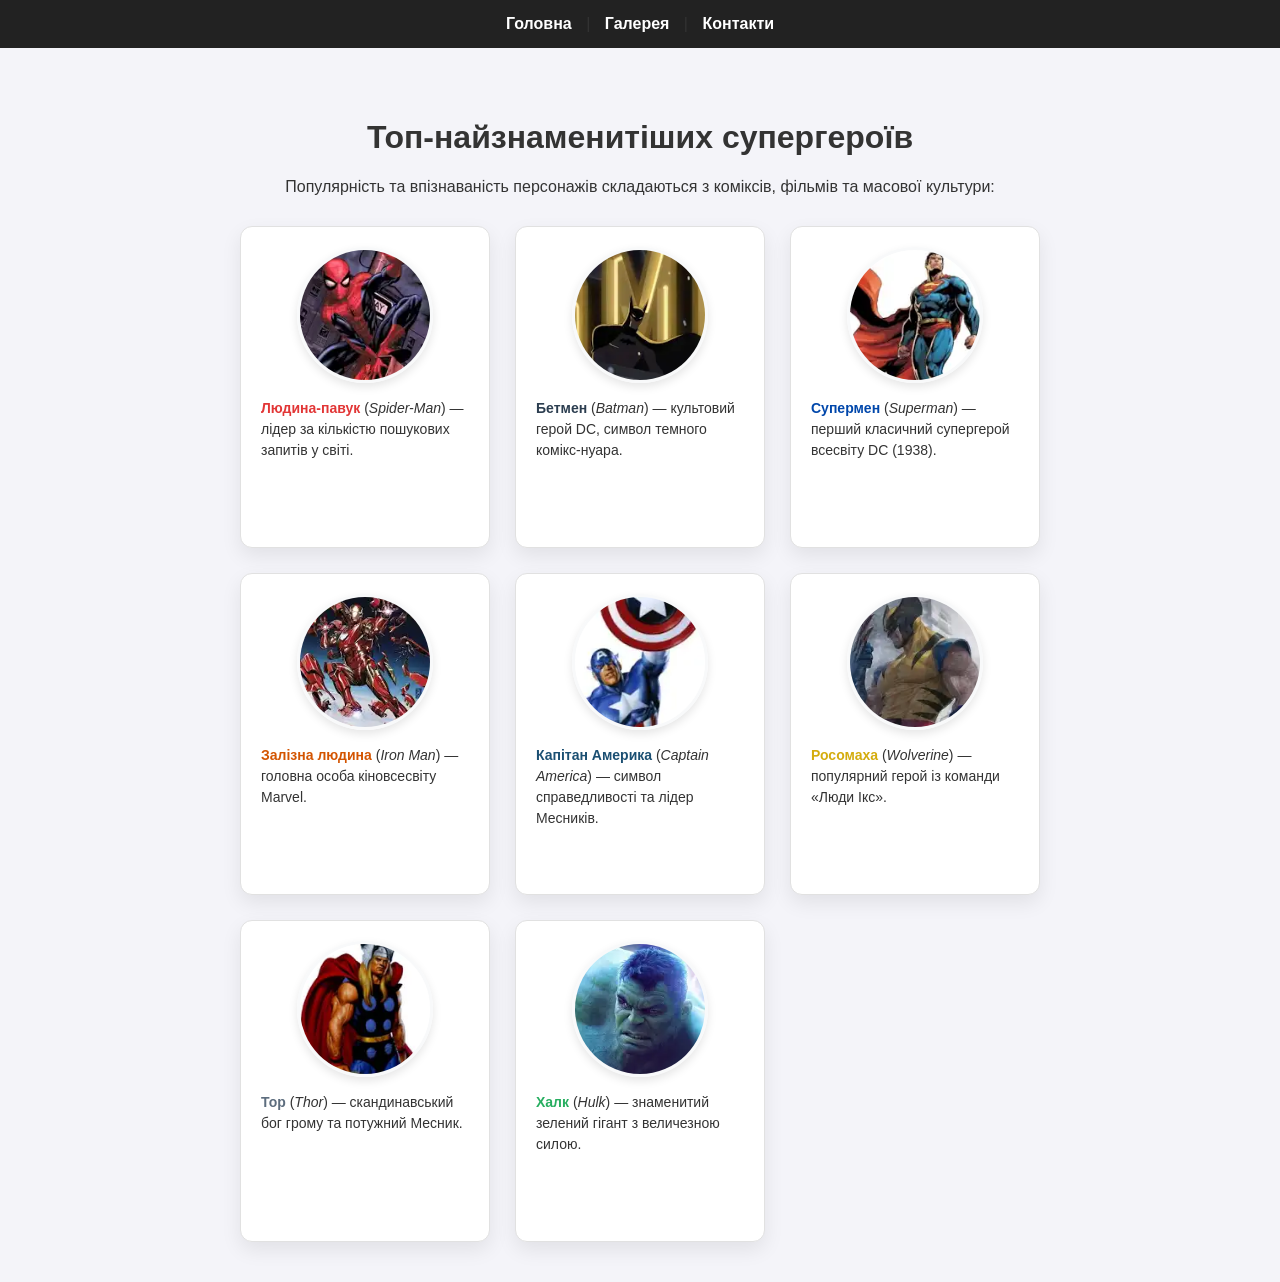
<file: index.html>
<!DOCTYPE html>
<html lang="en">
<head>
    <meta charset="UTF-8">
    <meta name="viewport" content="width=device-width, initial-scale=1.0">
    <link rel="stylesheet" href="css/style.css">
    <title>Top superheroes</title>
</head>
<body>
    
    <nav>
        <a href="index.html">Головна</a> | 
        <a href="pages/gallery.html">Галерея</a> | 
        <a href="pages/contact.html">Контакти</a>
    </nav>

    <div class="container">
        <h1>Топ-найзнаменитіших супергероїв</h1>
        <p>Популярність та впізнаваність персонажів складаються з коміксів, фільмів та масової культури:</p>

        <div class="heroes-grid">
            
            <div class="hero-card">
                <img src="photo/Spider.webp" alt="Людина-павук">
                <p><span class="hero-spider">Людина-павук</span> (<i>Spider-Man</i>) — лідер за кількістю пошукових запитів у світі.</p>
            </div>

            <div class="hero-card">
                <img src="photo/Batman.webp" alt="Бетмен">
                <p><span class="hero-batman">Бетмен</span> (<i>Batman</i>) — культовий герой DC, символ темного комікс-нуара.</p>
            </div>

            <div class="hero-card">
                <img src="photo/Superman.webp" alt="Супермен">
                <p><span class="hero-superman">Супермен</span> (<i>Superman</i>) — перший класичний супергерой всесвіту DC (1938).</p>
            </div>

            <div class="hero-card">
                <img src="photo/Iron.webp" alt="Залізна людина">
                <p><span class="hero-iron">Залізна людина</span> (<i>Iron Man</i>) — головна особа кіновсесвіту Marvel.</p>
            </div>

            <div class="hero-card">
                <img src="photo/Captain.webp" alt="Капітан Америка">
                <p><span class="hero-captain">Капітан Америка</span> (<i>Captain America</i>) — символ справедливості та лідер Месників.</p>
            </div>

            <div class="hero-card">
                <img src="photo/Wolverine.webp" alt="Росомаха">
                <p><span class="hero-wolverine">Росомаха</span> (<i>Wolverine</i>) — популярний герой із команди «Люди Ікс».</p>
            </div>

            <div class="hero-card">
                <img src="photo/Thor.webp" alt="Тор">
                <p><span class="hero-thor">Тор</span> (<i>Thor</i>) — скандинавський бог грому та потужний Месник.</p>
            </div>

            <div class="hero-card">
                <img src="photo/Hulk.webp" alt="Халк">
                <p><span class="hero-hulk">Халк</span> (<i>Hulk</i>) — знаменитий зелений гігант з величезною силою.</p>
            </div>

        </div>
    </div>




</body>
</html>
</file>
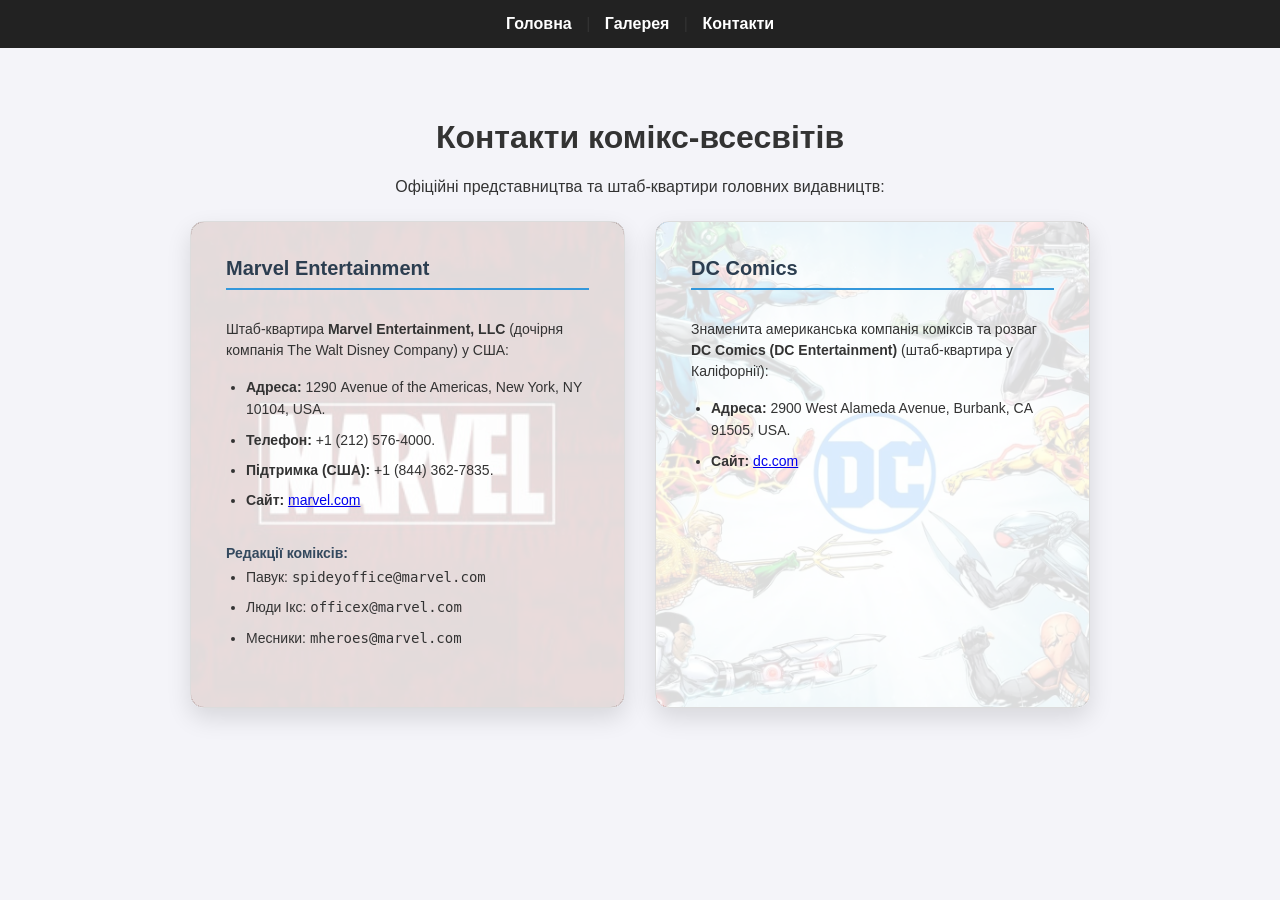
<file: pages/contact.html>
<!DOCTYPE html>
<html lang="en">
<head>
    <meta charset="UTF-8">
    <meta name="viewport" content="width=device-width, initial-scale=1.0">
    <link rel="stylesheet" href="../css/style.css">
    <title>Marvel and DC Comics Contacts</title>
</head>
<body>
    
    <nav>
        <a href="../index.html">Головна</a> | 
        <a href="gallery.html">Галерея</a> | 
        <a href="contact.html">Контакти</a>
    </nav>

    <div class="container" style="max-width: 900px;">
        
        <h1 style="text-align: center;">Контакти комікс-всесвітів</h1>
        <p style="text-align: center;">Офіційні представництва та штаб-квартири головних видавництв:</p>

        <div class="contacts-container">
            
            <div class="contact-column marvel-bg">
                <div class="contact-content">
                    <h2>Marvel Entertainment</h2>
                    <p>Штаб-квартира <b>Marvel Entertainment, LLC</b> (дочірня компанія The Walt Disney Company) у США:</p>

                    <ul>
                        <li><b>Адреса:</b> 1290 Avenue of the Americas, New York, NY 10104, USA.</li>
                        <li><b>Телефон:</b> +1 (212) 576-4000.</li>
                        <li><b>Підтримка (США):</b> +1 (844) 362-7835.</li>
                        <li><b>Сайт:</b> <a href="https://marvel.com" target="_blank">marvel.com</a></li>
                    </ul>

                    <h3 style="font-size: 14px; margin: 10px 0 5px 0; color: #34495e;">Редакції коміксів:</h3>
                    <ul>
                        <li>Павук: <code>spideyoffice@marvel.com</code></li>
                        <li>Люди Ікс: <code>officex@marvel.com</code></li>
                        <li>Месники: <code>mheroes@marvel.com</code></li>
                    </ul>
                </div>
            </div>

            <div class="contact-column dc-bg">
                <div class="contact-content">
                    <h2>DC Comics</h2>
                    <p>Знаменита американська компанія коміксів та розваг <b>DC Comics (DC Entertainment)</b> (штаб-квартира у Каліфорнії):</p>

                    <ul>
                        <li><b>Адреса:</b> 2900 West Alameda Avenue, Burbank, CA 91505, USA.</li>
                        <li><b>Сайт:</b> <a href="https://dc.com" target="_blank">dc.com</a></li>
                    </ul>
                </div>
            </div>

        </div>

    </div>

</body>
</html>
</file>
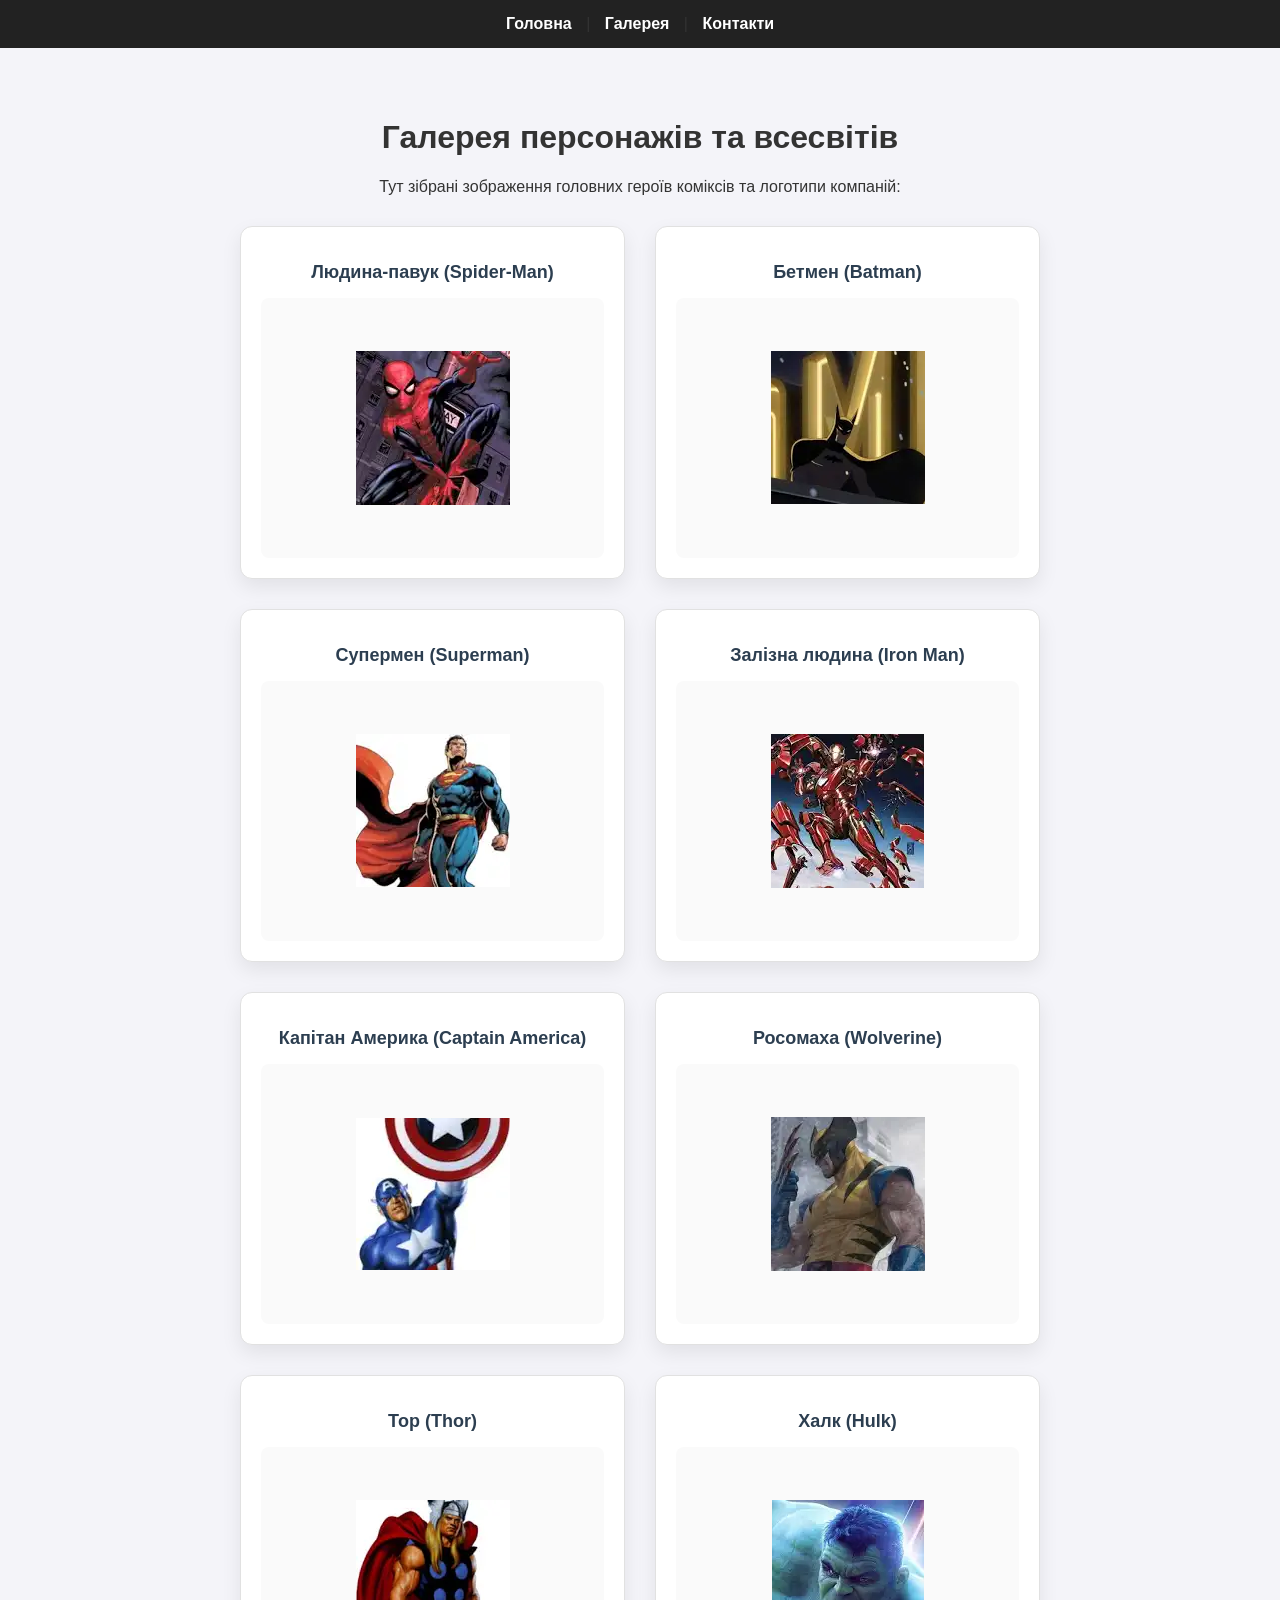
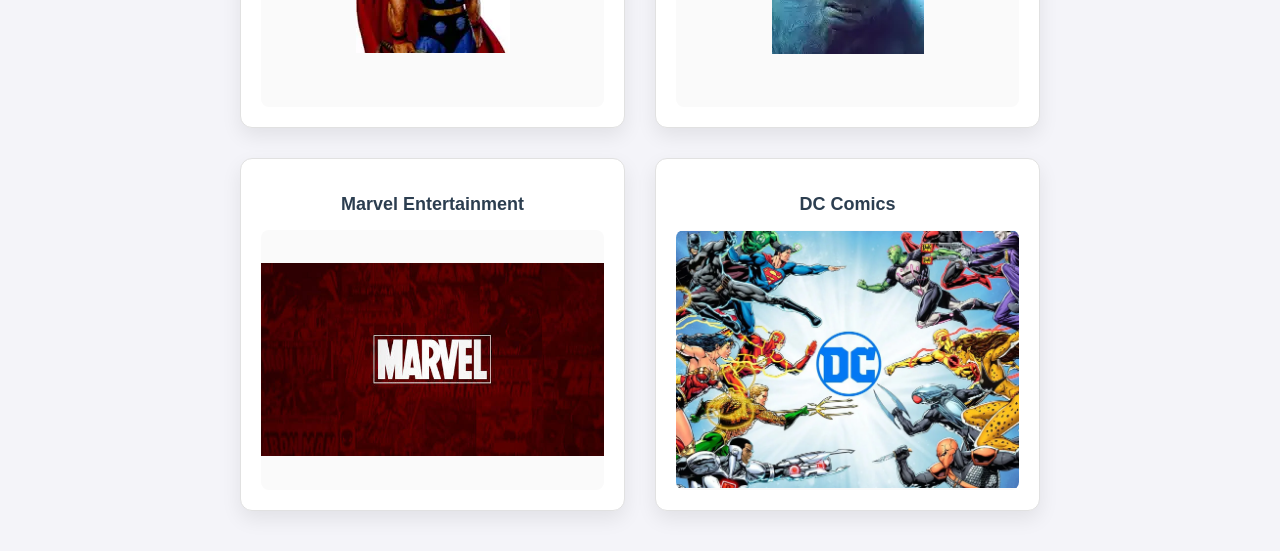
<file: pages/gallery.html>
<!DOCTYPE html>
<html lang="en">
<head>
    <meta charset="UTF-8">
    <meta name="viewport" content="width=device-width, initial-scale=1.0">
    <link rel="stylesheet" href="../css/style.css">
    <title>Gallery Marvel and DC Comics</title>
</head>
<body>
    <nav>
        <a href="../index.html">Головна</a> | 
        <a href="gallery.html">Галерея</a> | 
        <a href="contact.html">Контакти</a>
    </nav>

    <div class="container">
        <h1>Галерея персонажів та всесвітів</h1>
        <p>Тут зібрані зображення головних героїв коміксів та логотипи компаній:</p>

        <div class="gallery-grid">
            
            <div class="gallery-card">
                <h2>Людина-павук (Spider-Man)</h2>
                <div class="gallery-img-wrapper">
                    <img src="../photo/Spider.webp" alt="Людина-павук">
                </div>
            </div>

            <div class="gallery-card">
                <h2>Бетмен (Batman)</h2>
                <div class="gallery-img-wrapper">
                    <img src="../photo/Batman.webp" alt="Бетмен">
                </div>
            </div>

            <div class="gallery-card">
                <h2>Супермен (Superman)</h2>
                <div class="gallery-img-wrapper">
                    <img src="../photo/Superman.webp" alt="Супермен">
                </div>
            </div>

            <div class="gallery-card">
                <h2>Залізна людина (Iron Man)</h2>
                <div class="gallery-img-wrapper">
                    <img src="../photo/Iron.webp" alt="Залізна людина">
                </div>
            </div>

            <div class="gallery-card">
                <h2>Капітан Америка (Captain America)</h2>
                <div class="gallery-img-wrapper">
                    <img src="../photo/Captain.webp" alt="Капітан Америка">
                </div>
            </div>

            <div class="gallery-card">
                <h2>Росомаха (Wolverine)</h2>
                <div class="gallery-img-wrapper">
                    <img src="../photo/Wolverine.webp" alt="Росомаха">
                </div>
            </div>

            <div class="gallery-card">
                <h2>Тор (Thor)</h2>
                <div class="gallery-img-wrapper">
                    <img src="../photo/Thor.webp" alt="Тор">
                </div>
            </div>

            <div class="gallery-card">
                <h2>Халк (Hulk)</h2>
                <div class="gallery-img-wrapper">
                    <img src="../photo/Hulk.webp" alt="Халк">
                </div>
            </div>

            <div class="gallery-card">
                <h2>Marvel Entertainment</h2>
                <div class="gallery-img-wrapper">
                    <img src="../photo/marvel.jfif" alt="Marvel">
                </div>
            </div>
  
            <div class="gallery-card">
                <h2>DC Comics</h2>
                <div class="gallery-img-wrapper">
                    <img src="../photo/DC.webp" alt="DC Comics">
                </div>
            </div>

        </div>
    </div>
</body>
</html>
</file>
<file: css/style.css>
body {
    font-family: Arial, sans-serif;
    background-color: #f4f4f9;
    color: #333;
    margin: 0;
    padding: 0;
}

.container {
    max-width: 800px;
    margin: 0 auto;
    padding: 20px 20px 40px 20px;
}

nav {
    background-color: #222;
    padding: 15px;
    text-align: center;
    margin-bottom: 30px;
}

nav a {
    color: #fff;
    text-decoration: none;
    font-weight: bold;
    margin: 0 10px;
}

nav a:hover {
    text-decoration: underline;
}

h1, p {
    text-align: center;
}

.heroes-grid {
    display: grid;
    grid-template-columns: repeat(3, 1fr);
    gap: 25px;
    margin-top: 30px;
}

.hero-card {
    background: #fff;
    border: 1px solid #e1e1e1;
    border-radius: 12px;
    box-shadow: 0 8px 20px rgba(0, 0, 0, 0.08);
    padding: 20px;
    text-align: center;
    min-width: 0;
    min-height: 280px;
    display: flex;
    flex-direction: column;
    align-items: center;
    justify-content: flex-start;
    transition: transform 0.2s ease, box-shadow 0.2s ease;
}

.hero-card:hover {
    transform: translateY(-4px);
    box-shadow: 0 12px 25px rgba(0, 0, 0, 0.12);
}

.hero-card img {
    width: 130px;  
    height: 130px; 
    object-fit: cover;
    border-radius: 50%;
    margin-bottom: 15px; 
    border: 3px solid #f8f9fa;
    box-shadow: 0 4px 10px rgba(0, 0, 0, 0.1);
}

.hero-card p {
    font-size: 14px;
    line-height: 1.5;
    margin: 0;
    text-align: left; 
    width: 100%;
}

.hero-spider {
    color: #e23636; 
    font-weight: bold;
}

.hero-batman {
    color: #2c3e50;
    font-weight: bold;
}

.hero-superman {
    color: #0047ab; 
    font-weight: bold;
}

.hero-iron {
    color: #d35400; 
    font-weight: bold;
}

.hero-captain {
    color: #1b4f72; 
    font-weight: bold;
}

.hero-wolverine {
    color: #d4ac0d;
    font-weight: bold;
}

.hero-thor {
    color: #5d6d7e;
    font-weight: bold;
}

.hero-hulk {
    color: #27ae60;
    font-weight: bold;
}



/* gallery */
.gallery-grid {
    display: grid;
    grid-template-columns: repeat(2, 1fr);
    gap: 30px;
    margin-top: 30px;
}

.gallery-card {
    background: #fff;
    border: 1px solid #e1e1e1;
    border-radius: 12px;
    box-shadow: 0 8px 20px rgba(0, 0, 0, 0.08);
    padding: 20px;
    text-align: center;
    display: flex;
    flex-direction: column;
    align-items: center;
    transition: transform 0.3s ease, box-shadow 0.3s ease;
}

.gallery-card:hover {
    transform: translateY(-5px);
    box-shadow: 0 12px 25px rgba(0, 0, 0, 0.15);
}

.gallery-card h2 {
    font-size: 18px;
    margin-bottom: 15px;
    color: #2c3e50;
}

.gallery-img-wrapper {
    width: 100%;
    height: 260px; 
    display: flex;
    align-items: center;
    justify-content: center;
    overflow: hidden;
    background-color: #fafafa; 
    border-radius: 8px;
}

.gallery-card img {
    max-width: 100%;
    max-height: 100%;
    object-fit: contain; 
    transition: transform 0.4s ease; 
}

.gallery-card:hover img {
    transform: scale(1.12); 
}


/* contact */

.container-contacts {
    max-width: 960px;
    margin: 0 auto;
    padding: 20px 20px 40px 20px;
}

.contacts-container {
    display: grid;
    grid-template-columns: 1fr 1fr;
    gap: 30px; 
    margin-top: 25px;
}

.contact-column {
    position: relative;
    background-size: cover;
    background-position: center;
    border-radius: 14px;
    box-shadow: 0 10px 25px rgba(0, 0, 0, 0.12);
    overflow: hidden;
    padding: 35px; 
    border: 1px solid #dcdcdc;
    display: flex;
    flex-direction: column;
    min-height: 400px; 
}

.contact-column::before {
    content: '';
    position: relative; 
    position: absolute;
    top: 0;
    left: 0;
    width: 100%;
    height: 100%;
    background-color: rgba(255, 255, 255, 0.86); 
    z-index: 1;
}

.contact-content {
    position: relative;
    z-index: 2;
    display: flex;
    flex-direction: column;
    height: 100%;
}

.marvel-bg {
    background-image: url('../photo/marvel.jfif');
}

.dc-bg {
    background-image: url('../photo/DC.webp');
}

.contact-column h2 {
    font-size: 20px;
    margin-top: 0;
    margin-bottom: 15px;
    color: #2c3e50;
    border-bottom: 2px solid #3498db;
    padding-bottom: 8px;
}

.contact-column p {
    text-align: left;
    font-size: 14px;
    line-height: 1.5;
    margin-bottom: 15px;
}

.contact-column ul {
    margin: 0 0 15px 0;
    padding-left: 20px;
    line-height: 1.6;
}

.contact-column li {
    margin-bottom: 8px;
    font-size: 14px;
}
</file>
